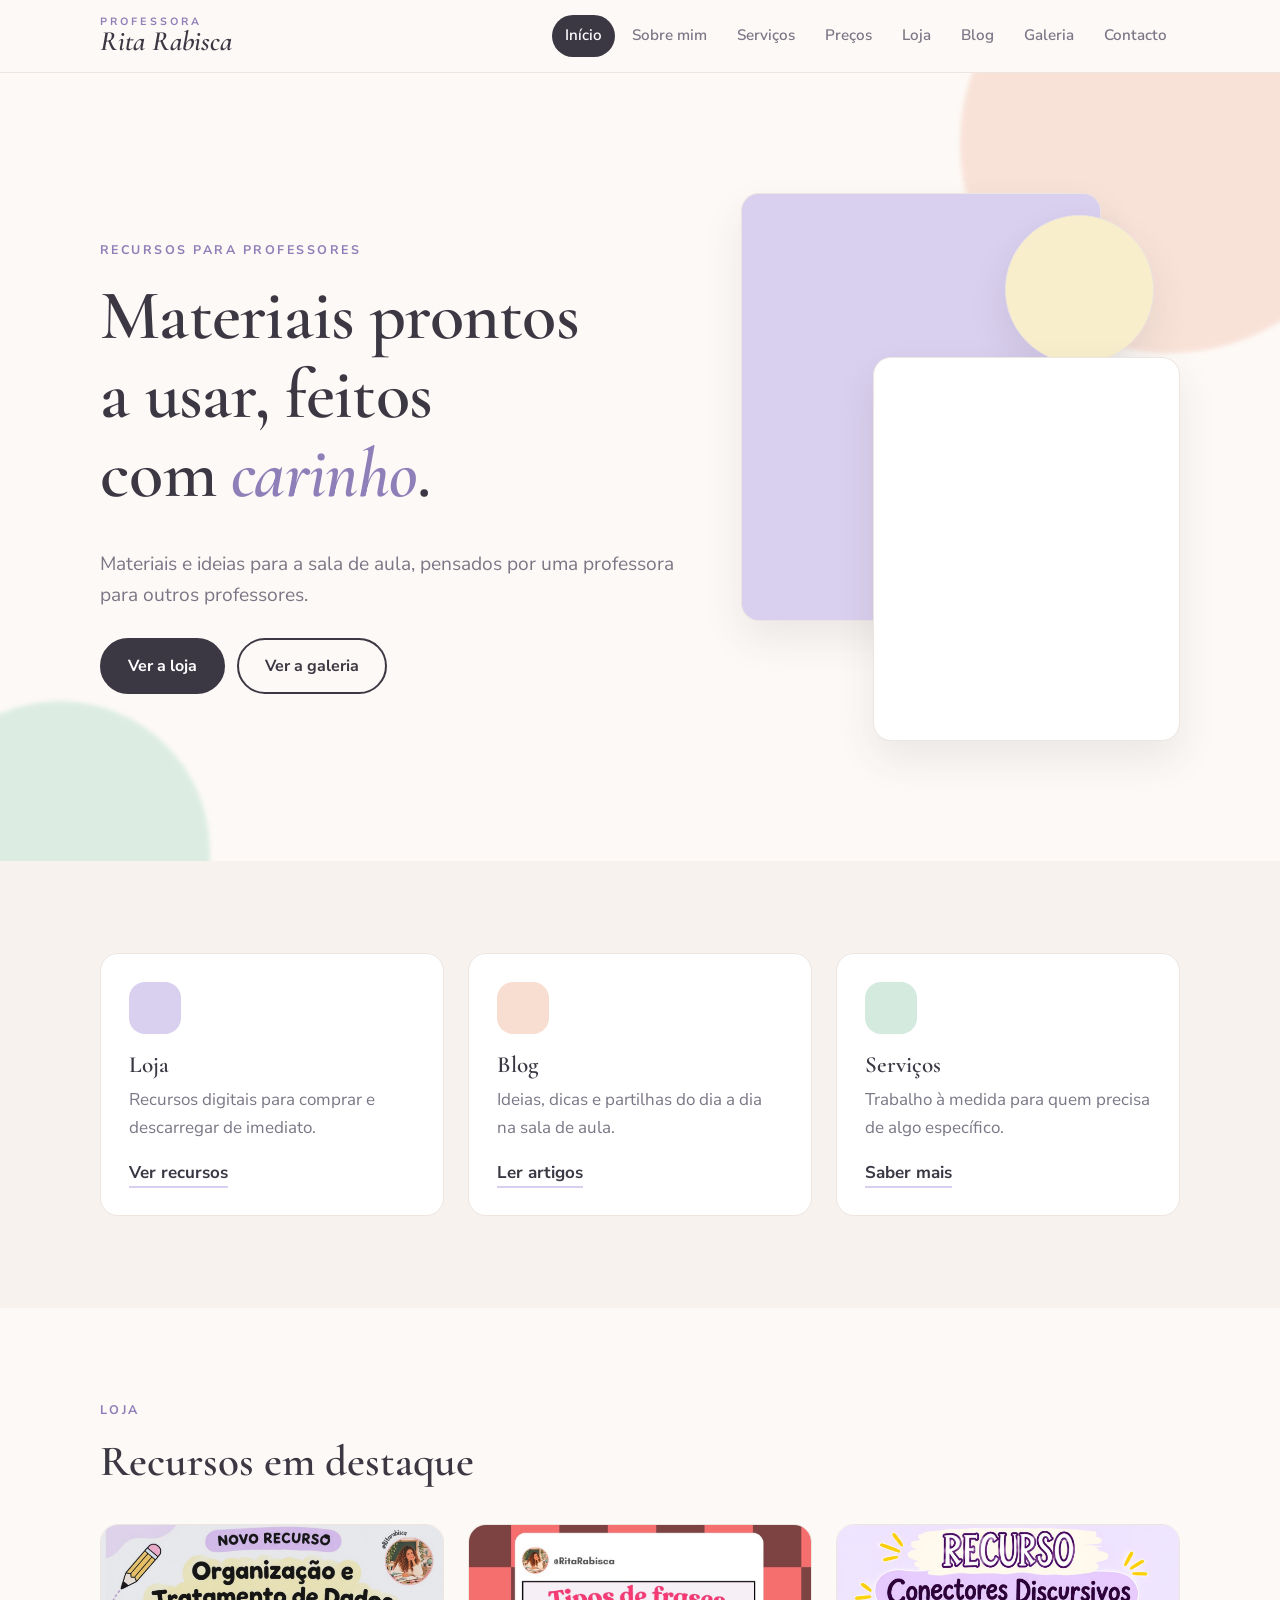
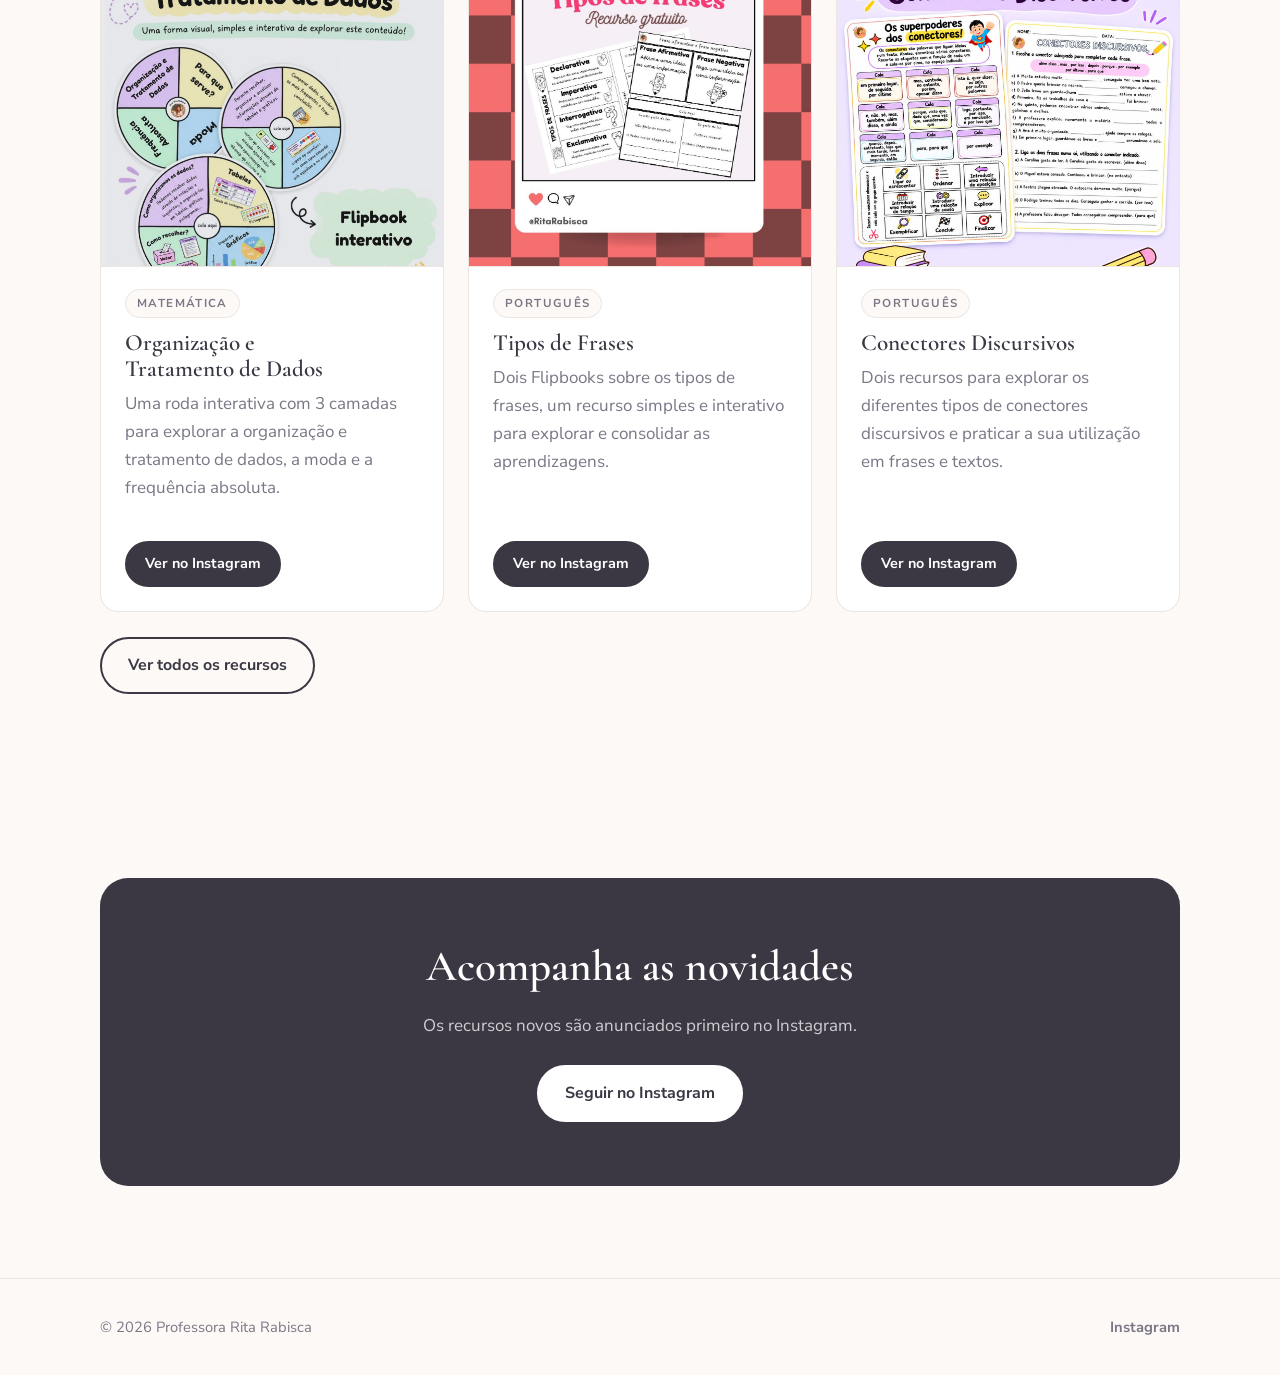
<file: index.html>
<!doctype html>
<html lang="pt-PT">
<head>
<meta charset="utf-8">
<meta name="viewport" content="width=device-width, initial-scale=1">
<title>Professora Rita Rabisca</title>
<meta name="description" content="Recursos e ideias para professores, pela Professora Rita Rabisca.">
<link rel="preconnect" href="https://fonts.googleapis.com">
<link rel="preconnect" href="https://fonts.gstatic.com" crossorigin>
<link href="https://fonts.googleapis.com/css2?family=Cormorant+Garamond:ital,wght@0,500;0,600;1,500;1,600&family=Nunito+Sans:wght@400;600;700&display=swap" rel="stylesheet">
<link rel="stylesheet" href="style.css">
</head>
<body>
<header class="site-header">
  <div class="wrap">
    <a class="brand" href="index.html"><small>Professora</small><span>Rita Rabisca</span></a>
    <input type="checkbox" id="nav-toggle" class="nav-toggle" hidden>
    <label for="nav-toggle" class="nav-toggle-label">Menu</label>
    <nav class="nav" aria-label="Principal">
      <a href="index.html" aria-current="page">Início</a>
      <a href="sobre.html">Sobre mim</a>
      <a href="servicos.html">Serviços</a>
      <a href="precos.html">Preços</a>
      <a href="loja.html">Loja</a>
      <a href="blog.html">Blog</a>
      <a href="galeria.html">Galeria</a>
      <a href="contacto.html">Contacto</a>
    </nav>
  </div>
</header>
<main>
<div class="hero">
  <div class="blob a"></div><div class="blob b"></div>
  <div class="wrap">
    <div>
      <div class="eyebrow">Recursos para professores</div>
      <h1>Materiais prontos a usar, feitos com <em>carinho</em>.</h1>
      <p class="lead">Materiais e ideias para a sala de aula, pensados por uma professora para outros professores.</p>
      <div class="btn-row"><a class="btn" href="loja.html">Ver a loja</a><a class="btn ghost" href="galeria.html">Ver a galeria</a></div>
    </div>
    <div class="hero-art" aria-hidden="true">
      <div class="card c1"></div><div class="card c3"></div>
      <div class="card c2"></div>
    </div>
  </div>
</div>
<section class="tint"><div class="wrap">
  <div class="grid c3">
    <div class="card"><div class="icon lilac"></div><h3>Loja</h3><p class="muted">Recursos digitais para comprar e descarregar de imediato.</p><a class="link" href="loja.html">Ver recursos</a></div>
    <div class="card"><div class="icon peach"></div><h3>Blog</h3><p class="muted">Ideias, dicas e partilhas do dia a dia na sala de aula.</p><a class="link" href="blog.html">Ler artigos</a></div>
    <div class="card"><div class="icon mint"></div><h3>Serviços</h3><p class="muted">Trabalho à medida para quem precisa de algo específico.</p><a class="link" href="servicos.html">Saber mais</a></div>
  </div>
</div></section>
<section><div class="wrap">
  <div class="section-head"><div class="eyebrow">Loja</div><h2>Recursos em destaque</h2></div>
  <div class="grid c3">
    <article class="card product">
      <img class="thumb-img" src="img/organizacao-tratamento-dados.jpg" width="1361" height="1637" loading="lazy" alt="Roda interativa de três camadas sobre Organização e Tratamento de Dados">
      <div class="body">
        <span class="tag">Matemática</span>
        <h3>Organização e Tratamento de Dados</h3>
        <p class="muted">Uma roda interativa com 3 camadas para explorar a organização e tratamento de dados, a moda e a frequência absoluta.</p>
        <div class="foot"><a class="btn small" href="https://www.instagram.com/p/DfxnQ2EAd8D/" target="_blank" rel="noopener">Ver no Instagram</a></div>
      </div>
    </article>
    <article class="card product">
      <img class="thumb-img" src="img/tipos-de-frases.jpg" width="1080" height="1080" loading="lazy" alt="Flipbooks sobre os tipos de frases">
      <div class="body">
        <span class="tag">Português</span>
        <h3>Tipos de Frases</h3>
        <p class="muted">Dois Flipbooks sobre os tipos de frases, um recurso simples e interativo para explorar e consolidar as aprendizagens.</p>
        <div class="foot"><a class="btn small" href="https://www.instagram.com/p/DfpGpT-giHb/" target="_blank" rel="noopener">Ver no Instagram</a></div>
      </div>
    </article>
    <article class="card product">
      <img class="thumb-img" src="img/conectores-discursivos.jpg" width="1312" height="1436" loading="lazy" alt="Dois recursos sobre conectores discursivos">
      <div class="body">
        <span class="tag">Português</span>
        <h3>Conectores Discursivos</h3>
        <p class="muted">Dois recursos para explorar os diferentes tipos de conectores discursivos e praticar a sua utilização em frases e textos.</p>
        <div class="foot"><a class="btn small" href="https://www.instagram.com/p/DfgDUSGIa8d/" target="_blank" rel="noopener">Ver no Instagram</a></div>
      </div>
    </article>
  </div>
  <div class="btn-row"><a class="btn ghost" href="loja.html">Ver todos os recursos</a></div>
</div></section>
<section><div class="wrap"><div class="cta">
  <h2>Acompanha as novidades</h2>
  <p>Os recursos novos são anunciados primeiro no Instagram.</p>
  <div class="btn-row" style="justify-content:center"><a class="btn" href="https://www.instagram.com/rita.rabisca/" target="_blank" rel="noopener">Seguir no Instagram</a></div>
</div></div></section>
</main>
<footer class="site-footer">
  <div class="wrap">
    <span>© 2026 Professora Rita Rabisca</span>
    <span><a href="https://www.instagram.com/rita.rabisca/" target="_blank" rel="noopener">Instagram</a></span>
  </div>
</footer>
</body>
</html>
</file>
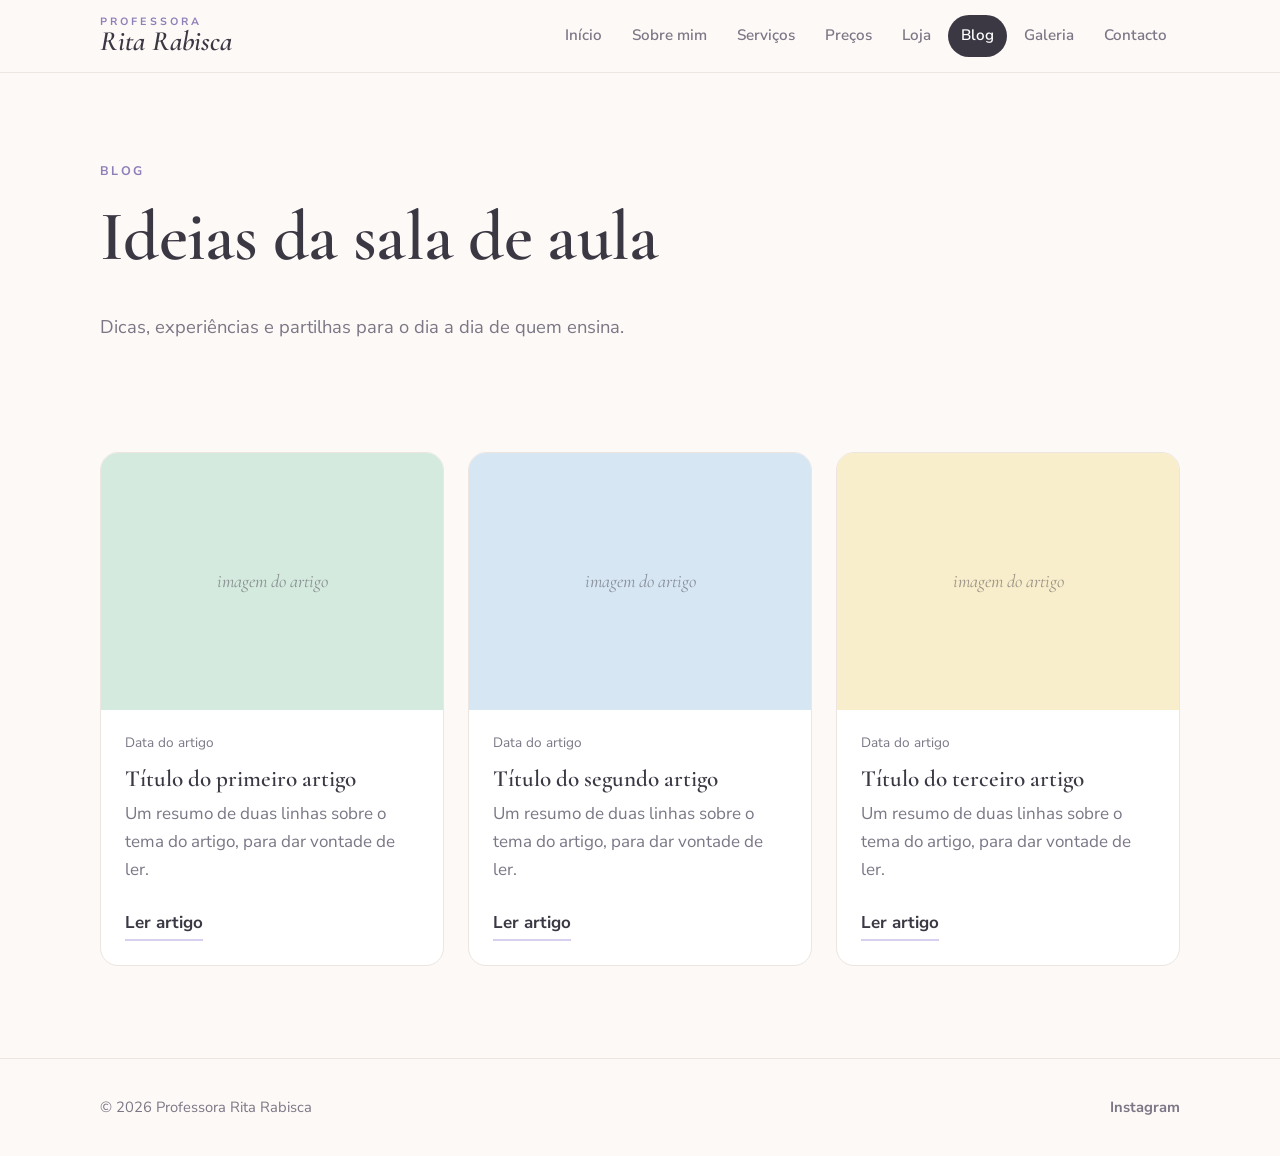
<file: blog.html>
<!doctype html>
<html lang="pt-PT">
<head>
<meta charset="utf-8">
<meta name="robots" content="noindex">
<!-- em desenvolvimento: conteúdo de exemplo; remover o noindex quando houver conteúdo real -->
<meta name="viewport" content="width=device-width, initial-scale=1">
<title>Blog · Professora Rita Rabisca</title>
<meta name="description" content="Blog da Professora Rita Rabisca.">
<link rel="preconnect" href="https://fonts.googleapis.com">
<link rel="preconnect" href="https://fonts.gstatic.com" crossorigin>
<link href="https://fonts.googleapis.com/css2?family=Cormorant+Garamond:ital,wght@0,500;0,600;1,500;1,600&family=Nunito+Sans:wght@400;600;700&display=swap" rel="stylesheet">
<link rel="stylesheet" href="style.css">
</head>
<body>
<header class="site-header">
  <div class="wrap">
    <a class="brand" href="index.html"><small>Professora</small><span>Rita Rabisca</span></a>
    <input type="checkbox" id="nav-toggle" class="nav-toggle" hidden>
    <label for="nav-toggle" class="nav-toggle-label">Menu</label>
    <nav class="nav" aria-label="Principal">
      <a href="index.html">Início</a>
      <a href="sobre.html">Sobre mim</a>
      <a href="servicos.html">Serviços</a>
      <a href="precos.html">Preços</a>
      <a href="loja.html">Loja</a>
      <a href="blog.html" aria-current="page">Blog</a>
      <a href="galeria.html">Galeria</a>
      <a href="contacto.html">Contacto</a>
    </nav>
  </div>
</header>
<main>
<div class="page-head"><div class="wrap">
  <div class="eyebrow">Blog</div>
  <h1>Ideias da sala de aula</h1>
  <p>Dicas, experiências e partilhas para o dia a dia de quem ensina.</p>
</div></div>
<section><div class="wrap">
  <div class="grid c3">
    <article class="card post">
      <div class="thumb mint">imagem do artigo</div>
      <div class="body">
        <time>Data do artigo</time>
        <h3>Título do primeiro artigo</h3>
        <p class="muted">Um resumo de duas linhas sobre o tema do artigo, para dar vontade de ler.</p>
        <a class="link" href="#" style="align-self:flex-start;margin-top:auto">Ler artigo</a>
      </div>
    </article>
    <article class="card post">
      <div class="thumb sky">imagem do artigo</div>
      <div class="body">
        <time>Data do artigo</time>
        <h3>Título do segundo artigo</h3>
        <p class="muted">Um resumo de duas linhas sobre o tema do artigo, para dar vontade de ler.</p>
        <a class="link" href="#" style="align-self:flex-start;margin-top:auto">Ler artigo</a>
      </div>
    </article>
    <article class="card post">
      <div class="thumb butter">imagem do artigo</div>
      <div class="body">
        <time>Data do artigo</time>
        <h3>Título do terceiro artigo</h3>
        <p class="muted">Um resumo de duas linhas sobre o tema do artigo, para dar vontade de ler.</p>
        <a class="link" href="#" style="align-self:flex-start;margin-top:auto">Ler artigo</a>
      </div>
    </article>
  </div>
</div></section>
</main>
<footer class="site-footer">
  <div class="wrap">
    <span>© 2026 Professora Rita Rabisca</span>
    <span><a href="https://www.instagram.com/rita.rabisca/" target="_blank" rel="noopener">Instagram</a></span>
  </div>
</footer>
</body>
</html>
</file>
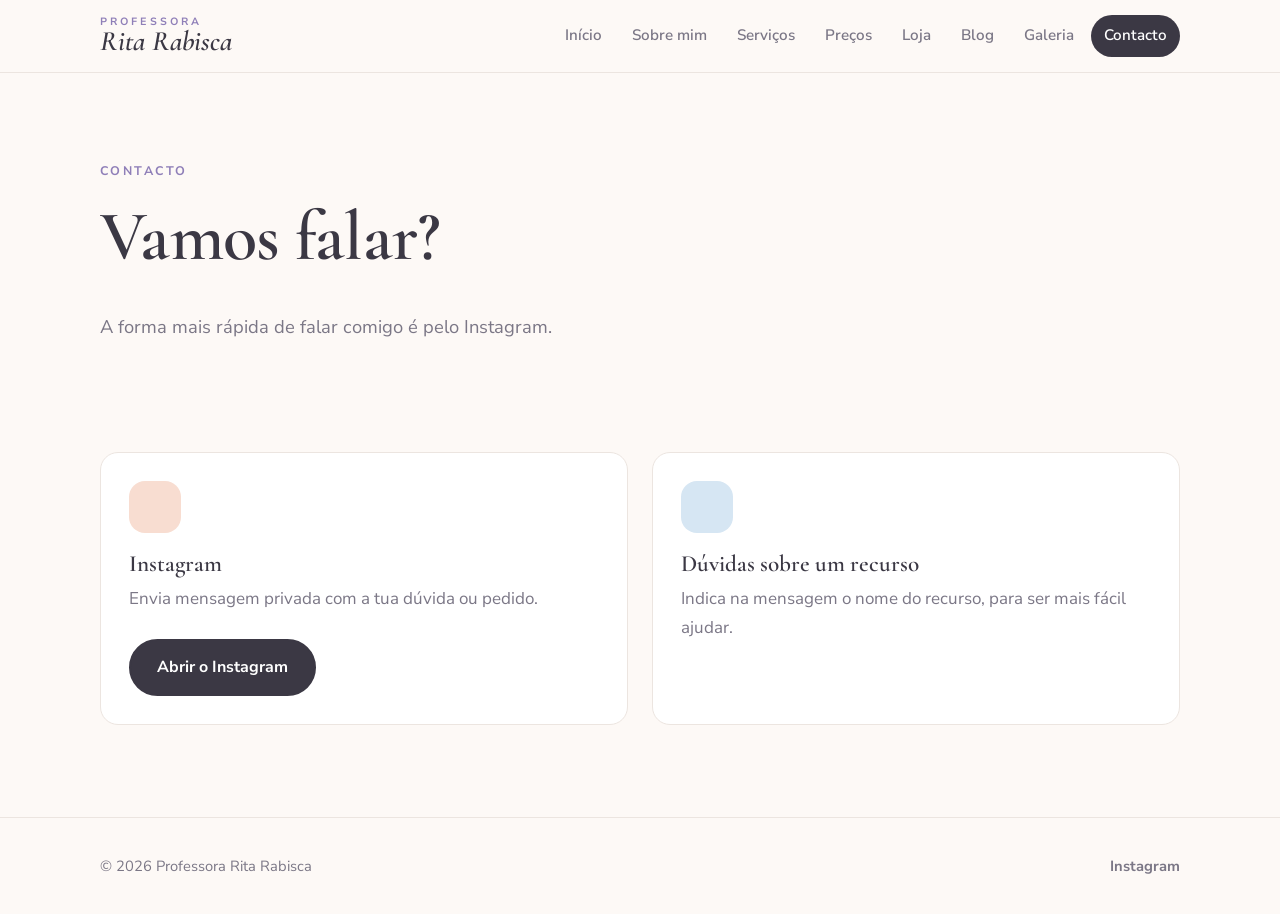
<file: contacto.html>
<!doctype html>
<html lang="pt-PT">
<head>
<meta charset="utf-8">
<meta name="viewport" content="width=device-width, initial-scale=1">
<title>Contacto · Professora Rita Rabisca</title>
<meta name="description" content="Contacto da Professora Rita Rabisca.">
<link rel="preconnect" href="https://fonts.googleapis.com">
<link rel="preconnect" href="https://fonts.gstatic.com" crossorigin>
<link href="https://fonts.googleapis.com/css2?family=Cormorant+Garamond:ital,wght@0,500;0,600;1,500;1,600&family=Nunito+Sans:wght@400;600;700&display=swap" rel="stylesheet">
<link rel="stylesheet" href="style.css">
</head>
<body>
<header class="site-header">
  <div class="wrap">
    <a class="brand" href="index.html"><small>Professora</small><span>Rita Rabisca</span></a>
    <input type="checkbox" id="nav-toggle" class="nav-toggle" hidden>
    <label for="nav-toggle" class="nav-toggle-label">Menu</label>
    <nav class="nav" aria-label="Principal">
      <a href="index.html">Início</a>
      <a href="sobre.html">Sobre mim</a>
      <a href="servicos.html">Serviços</a>
      <a href="precos.html">Preços</a>
      <a href="loja.html">Loja</a>
      <a href="blog.html">Blog</a>
      <a href="galeria.html">Galeria</a>
      <a href="contacto.html" aria-current="page">Contacto</a>
    </nav>
  </div>
</header>
<main>
<div class="page-head"><div class="wrap">
  <div class="eyebrow">Contacto</div>
  <h1>Vamos falar?</h1>
  <p>A forma mais rápida de falar comigo é pelo Instagram.</p>
</div></div>
<section><div class="wrap">
  <div class="grid c2">
    <div class="card"><div class="icon peach"></div><h3>Instagram</h3><p class="muted">Envia mensagem privada com a tua dúvida ou pedido.</p><div class="btn-row"><a class="btn" href="https://www.instagram.com/rita.rabisca/" target="_blank" rel="noopener">Abrir o Instagram</a></div></div>
    <div class="card"><div class="icon sky"></div><h3>Dúvidas sobre um recurso</h3><p class="muted">Indica na mensagem o nome do recurso, para ser mais fácil ajudar.</p></div>
  </div>
</div></section>
</main>
<footer class="site-footer">
  <div class="wrap">
    <span>© 2026 Professora Rita Rabisca</span>
    <span><a href="https://www.instagram.com/rita.rabisca/" target="_blank" rel="noopener">Instagram</a></span>
  </div>
</footer>
</body>
</html>
</file>
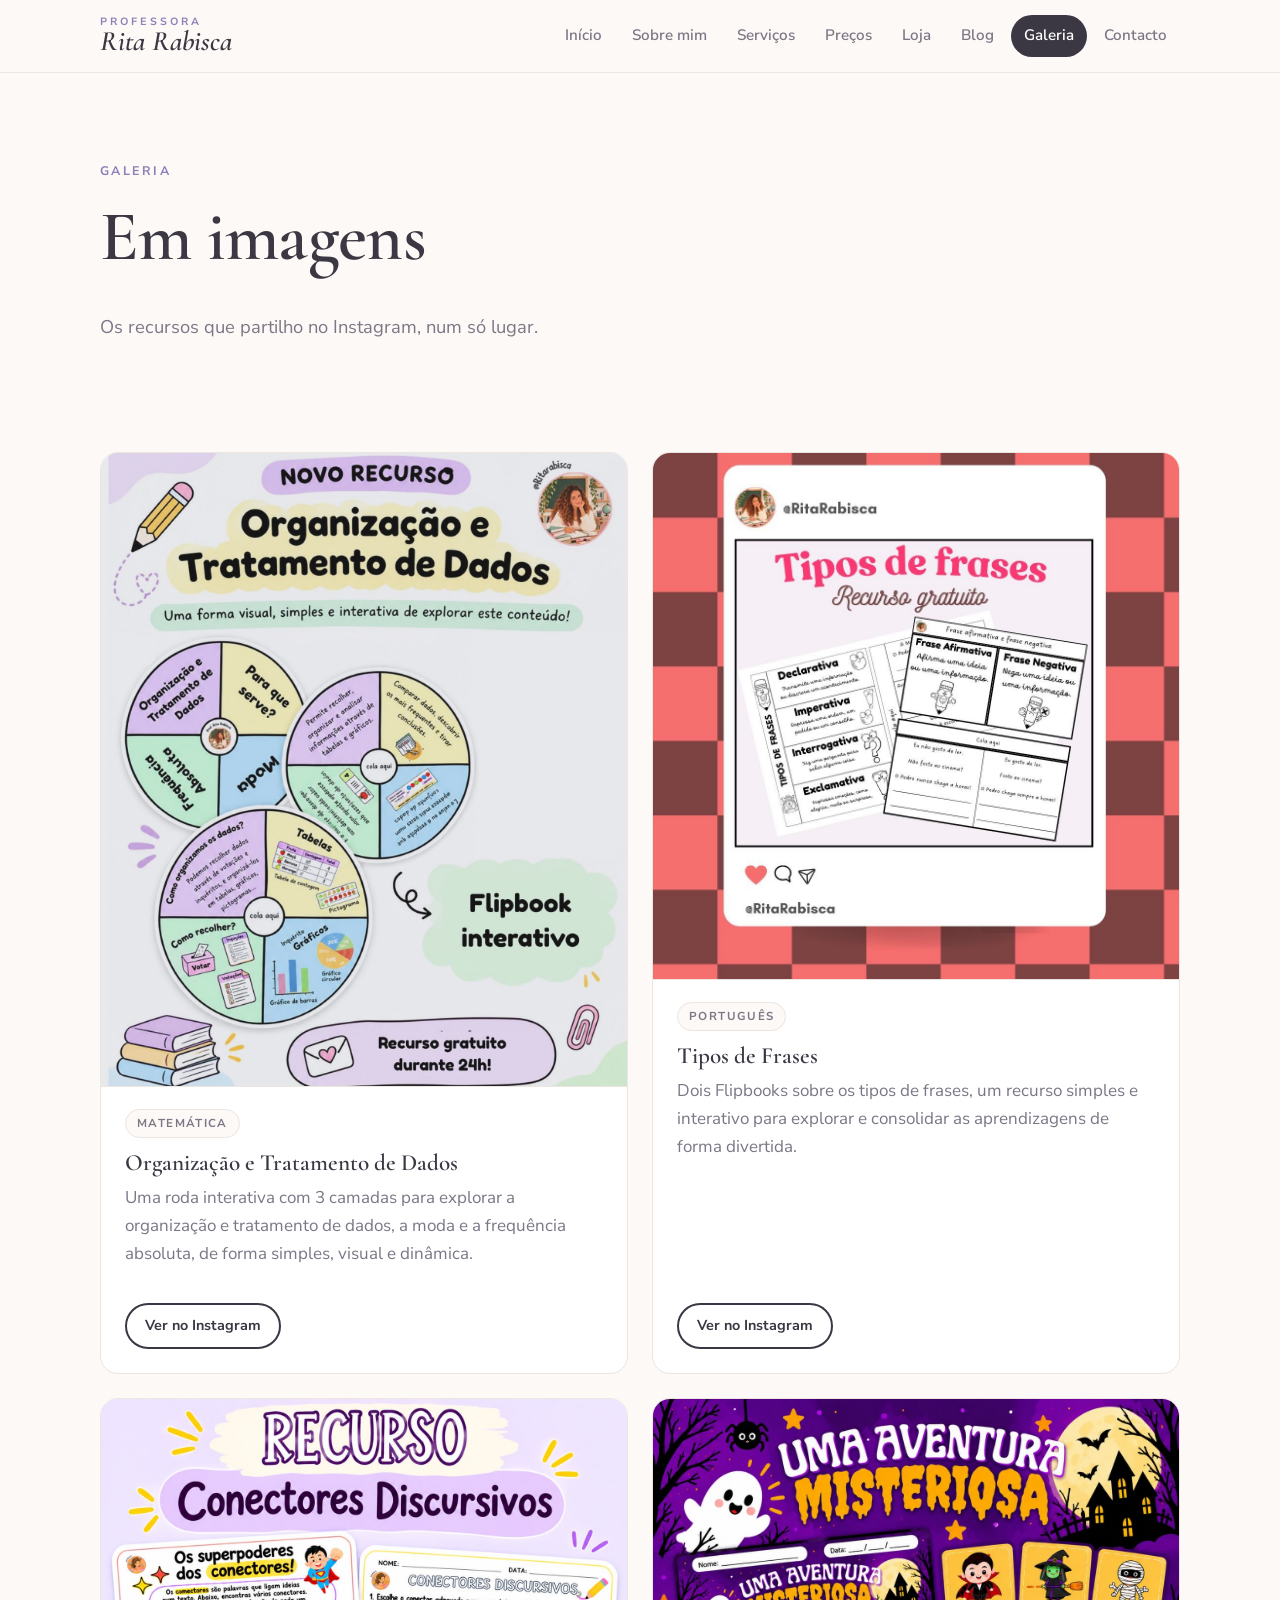
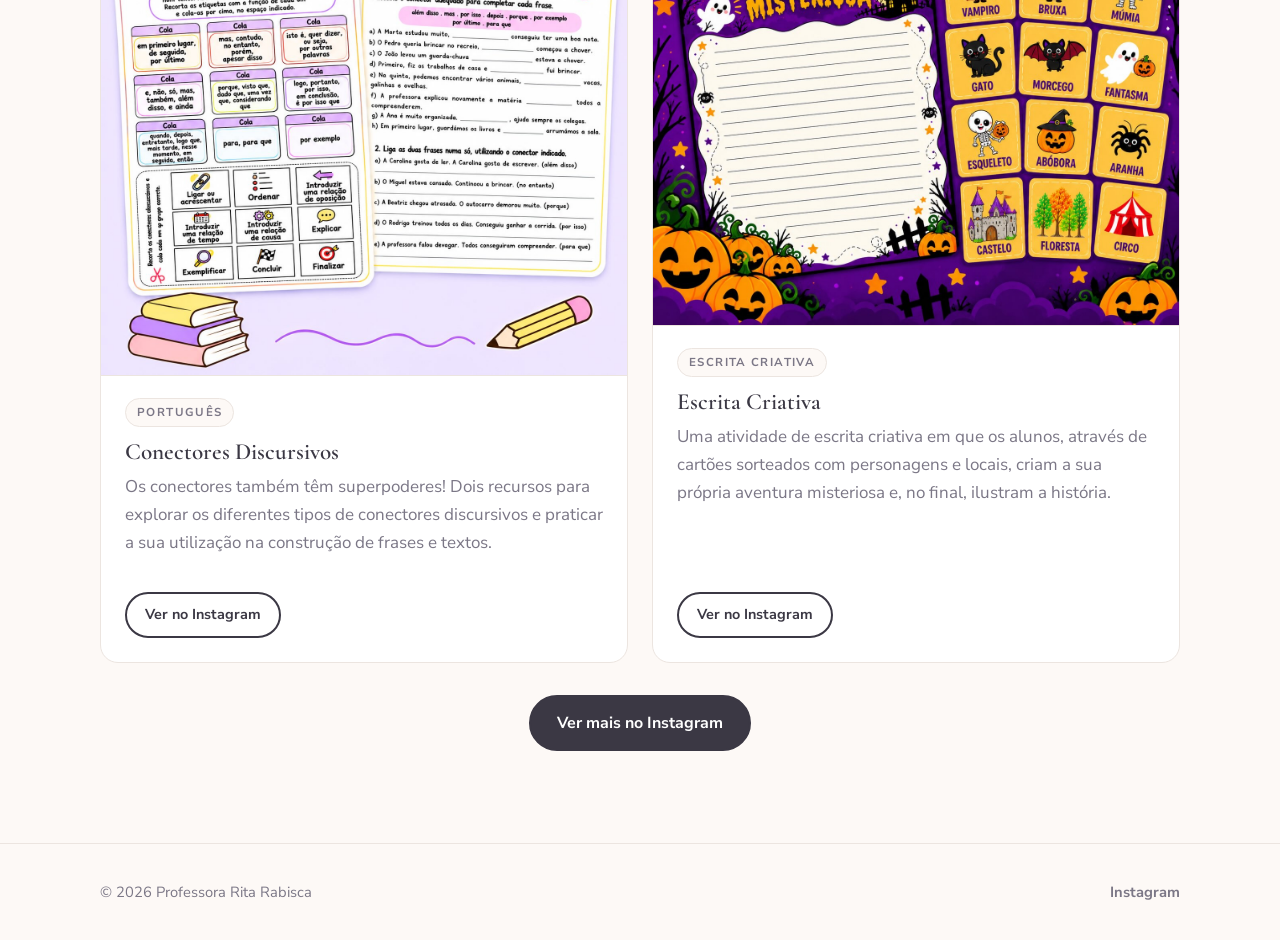
<file: galeria.html>
<!doctype html>
<html lang="pt-PT">
<head>
<meta charset="utf-8">
<meta name="viewport" content="width=device-width, initial-scale=1">
<title>Galeria · Professora Rita Rabisca</title>
<meta name="description" content="Galeria de fotografias da Professora Rita Rabisca.">
<link rel="preconnect" href="https://fonts.googleapis.com">
<link rel="preconnect" href="https://fonts.gstatic.com" crossorigin>
<link href="https://fonts.googleapis.com/css2?family=Cormorant+Garamond:ital,wght@0,500;0,600;1,500;1,600&family=Nunito+Sans:wght@400;600;700&display=swap" rel="stylesheet">
<link rel="stylesheet" href="style.css">
</head>
<body>
<header class="site-header">
  <div class="wrap">
    <a class="brand" href="index.html"><small>Professora</small><span>Rita Rabisca</span></a>
    <input type="checkbox" id="nav-toggle" class="nav-toggle" hidden>
    <label for="nav-toggle" class="nav-toggle-label">Menu</label>
    <nav class="nav" aria-label="Principal">
      <a href="index.html">Início</a>
      <a href="sobre.html">Sobre mim</a>
      <a href="servicos.html">Serviços</a>
      <a href="precos.html">Preços</a>
      <a href="loja.html">Loja</a>
      <a href="blog.html">Blog</a>
      <a href="galeria.html" aria-current="page">Galeria</a>
      <a href="contacto.html">Contacto</a>
    </nav>
  </div>
</header>
<main>
<div class="page-head"><div class="wrap">
  <div class="eyebrow">Galeria</div>
  <h1>Em imagens</h1>
  <p>Os recursos que partilho no Instagram, num só lugar.</p>
</div></div>
<section><div class="wrap">
  <div class="grid c2">
    <article class="card post">
      <img class="shot" src="img/organizacao-tratamento-dados.jpg" width="1361" height="1637" loading="lazy" alt="Roda interativa de três camadas sobre Organização e Tratamento de Dados">
      <div class="body">
        <span class="tag">Matemática</span>
        <h3>Organização e Tratamento de Dados</h3>
        <p class="muted">Uma roda interativa com 3 camadas para explorar a organização e tratamento de dados, a moda e a frequência absoluta, de forma simples, visual e dinâmica.</p>
        <div class="btn-row"><a class="btn small ghost" href="https://www.instagram.com/p/DfxnQ2EAd8D/" target="_blank" rel="noopener">Ver no Instagram</a></div>
      </div>
    </article>
    <article class="card post">
      <img class="shot" src="img/tipos-de-frases.jpg" width="1080" height="1080" loading="lazy" alt="Flipbooks sobre os tipos de frases">
      <div class="body">
        <span class="tag">Português</span>
        <h3>Tipos de Frases</h3>
        <p class="muted">Dois Flipbooks sobre os tipos de frases, um recurso simples e interativo para explorar e consolidar as aprendizagens de forma divertida.</p>
        <div class="btn-row"><a class="btn small ghost" href="https://www.instagram.com/p/DfpGpT-giHb/" target="_blank" rel="noopener">Ver no Instagram</a></div>
      </div>
    </article>
    <article class="card post">
      <img class="shot" src="img/conectores-discursivos.jpg" width="1312" height="1436" loading="lazy" alt="Dois recursos sobre conectores discursivos">
      <div class="body">
        <span class="tag">Português</span>
        <h3>Conectores Discursivos</h3>
        <p class="muted">Os conectores também têm superpoderes! Dois recursos para explorar os diferentes tipos de conectores discursivos e praticar a sua utilização na construção de frases e textos.</p>
        <div class="btn-row"><a class="btn small ghost" href="https://www.instagram.com/p/DfgDUSGIa8d/" target="_blank" rel="noopener">Ver no Instagram</a></div>
      </div>
    </article>
    <article class="card post">
      <img class="shot" src="img/escrita-criativa.jpg" width="1254" height="1254" loading="lazy" alt="Atividade de escrita criativa com cartões de personagens e locais">
      <div class="body">
        <span class="tag">Escrita criativa</span>
        <h3>Escrita Criativa</h3>
        <p class="muted">Uma atividade de escrita criativa em que os alunos, através de cartões sorteados com personagens e locais, criam a sua própria aventura misteriosa e, no final, ilustram a história.</p>
        <div class="btn-row"><a class="btn small ghost" href="https://www.instagram.com/p/De2IAjEiKa-/" target="_blank" rel="noopener">Ver no Instagram</a></div>
      </div>
    </article>
  </div>
  <div class="btn-row" style="justify-content:center;margin-top:2rem"><a class="btn" href="https://www.instagram.com/rita.rabisca/" target="_blank" rel="noopener">Ver mais no Instagram</a></div>
</div></section>
</main>
<footer class="site-footer">
  <div class="wrap">
    <span>© 2026 Professora Rita Rabisca</span>
    <span><a href="https://www.instagram.com/rita.rabisca/" target="_blank" rel="noopener">Instagram</a></span>
  </div>
</footer>
</body>
</html>
</file>
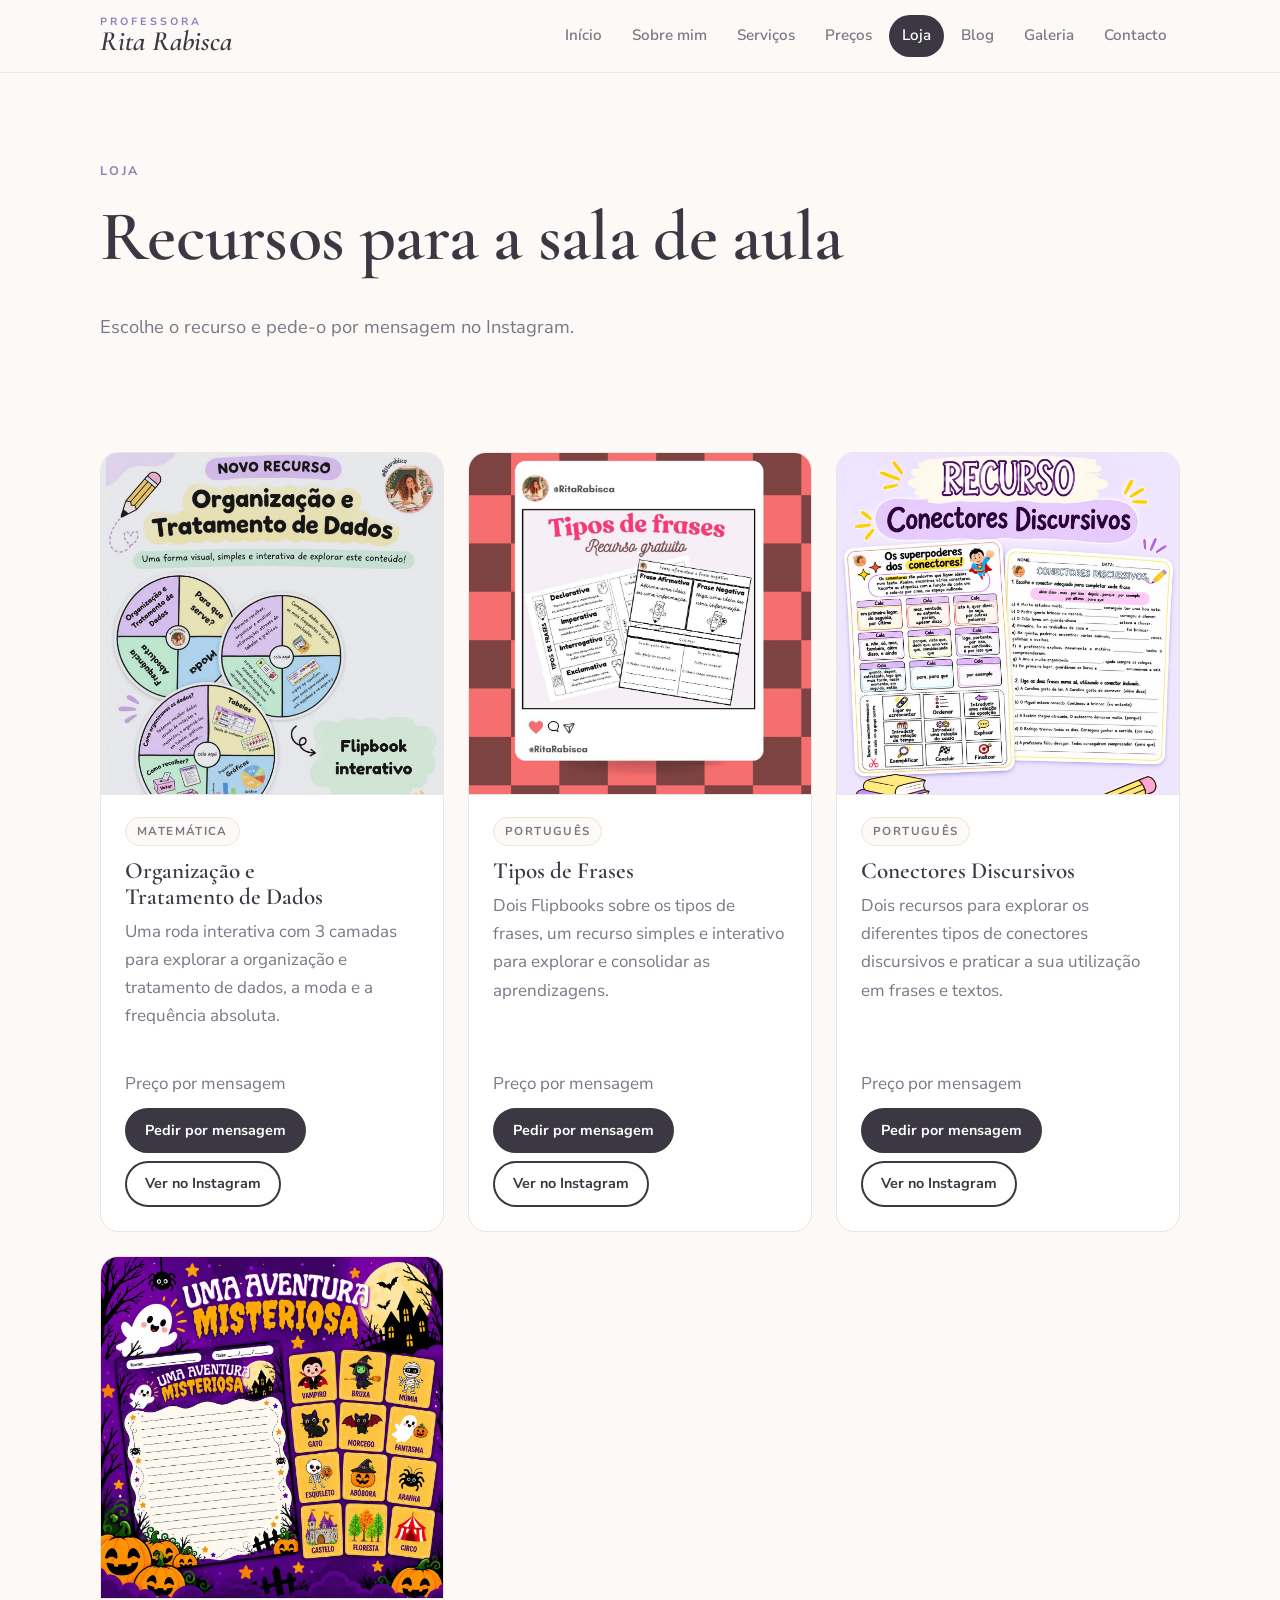
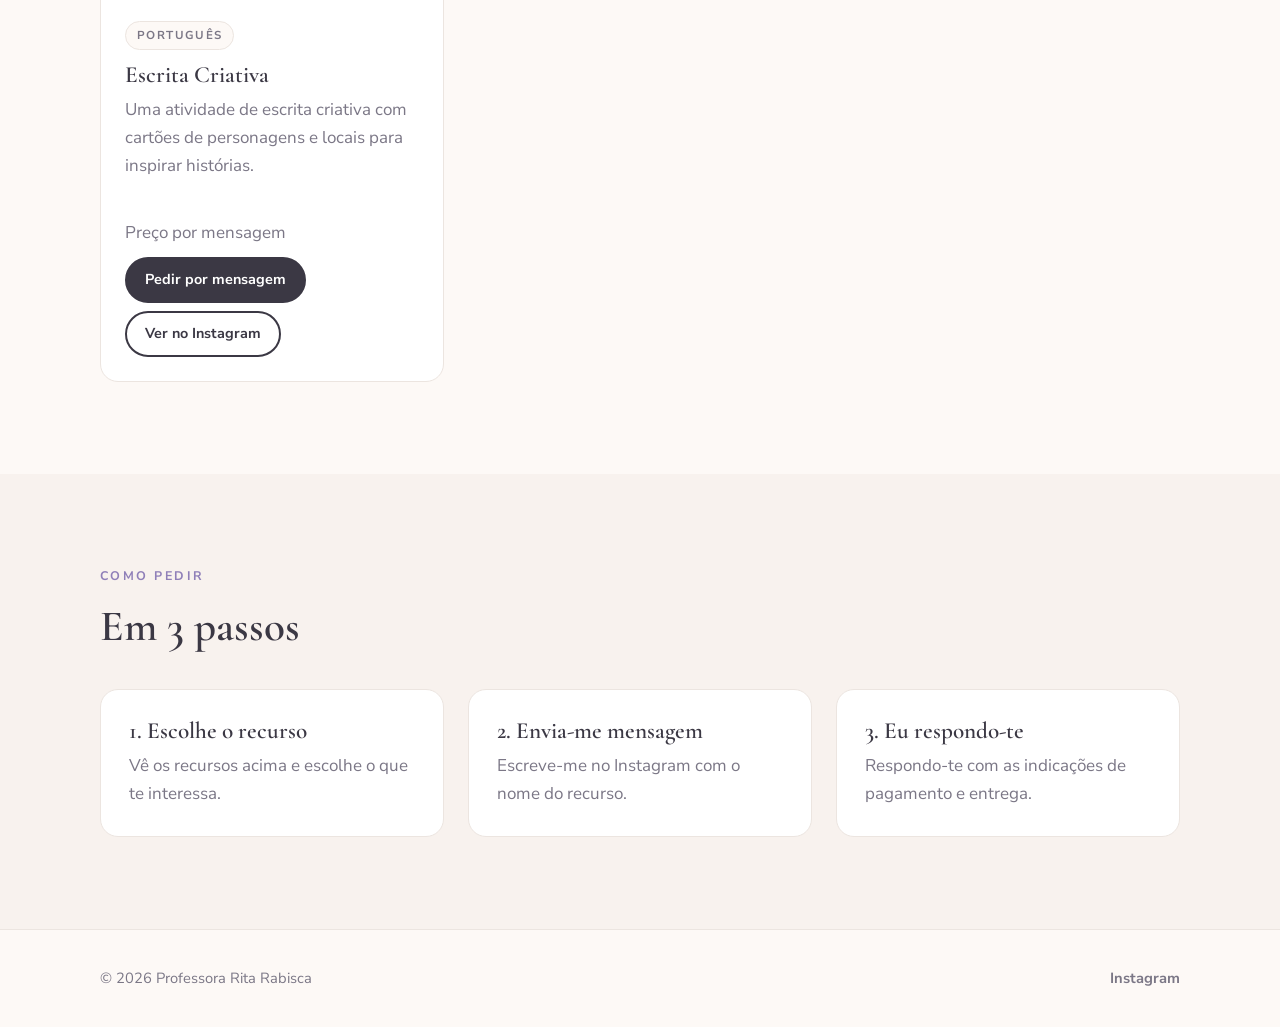
<file: loja.html>
<!doctype html>
<html lang="pt-PT">
<head>
<meta charset="utf-8">
<meta name="viewport" content="width=device-width, initial-scale=1">
<title>Loja · Professora Rita Rabisca</title>
<meta name="description" content="Recursos digitais para professores. Escolhe o recurso e pede-o por mensagem no Instagram.">
<link rel="preconnect" href="https://fonts.googleapis.com">
<link rel="preconnect" href="https://fonts.gstatic.com" crossorigin>
<link href="https://fonts.googleapis.com/css2?family=Cormorant+Garamond:ital,wght@0,500;0,600;1,500;1,600&family=Nunito+Sans:wght@400;600;700&display=swap" rel="stylesheet">
<link rel="stylesheet" href="style.css">
</head>
<body>
<header class="site-header">
  <div class="wrap">
    <a class="brand" href="index.html"><small>Professora</small><span>Rita Rabisca</span></a>
    <input type="checkbox" id="nav-toggle" class="nav-toggle" hidden>
    <label for="nav-toggle" class="nav-toggle-label">Menu</label>
    <nav class="nav" aria-label="Principal">
      <a href="index.html">Início</a>
      <a href="sobre.html">Sobre mim</a>
      <a href="servicos.html">Serviços</a>
      <a href="precos.html">Preços</a>
      <a href="loja.html" aria-current="page">Loja</a>
      <a href="blog.html">Blog</a>
      <a href="galeria.html">Galeria</a>
      <a href="contacto.html">Contacto</a>
    </nav>
  </div>
</header>
<main>
<div class="page-head"><div class="wrap">
  <div class="eyebrow">Loja</div>
  <h1>Recursos para a sala de aula</h1>
  <p>Escolhe o recurso e pede-o por mensagem no Instagram.</p>
</div></div>
<section><div class="wrap">
  <div class="grid c3">
    <article class="card product">
      <img class="thumb-img" src="img/organizacao-tratamento-dados.jpg" width="1361" height="1637" loading="lazy" alt="Roda interativa de três camadas sobre Organização e Tratamento de Dados">
      <div class="body">
        <span class="tag">Matemática</span>
        <h3>Organização e Tratamento de Dados</h3>
        <p class="muted">Uma roda interativa com 3 camadas para explorar a organização e tratamento de dados, a moda e a frequência absoluta.</p>
        <div class="foot"><span class="muted">Preço por mensagem</span><span class="btn-row"><a class="btn small" href="https://www.instagram.com/rita.rabisca/" target="_blank" rel="noopener">Pedir por mensagem</a><a class="btn small ghost" href="https://www.instagram.com/p/DfxnQ2EAd8D/" target="_blank" rel="noopener">Ver no Instagram</a></span></div>
      </div>
    </article>
    <article class="card product">
      <img class="thumb-img" src="img/tipos-de-frases.jpg" width="1080" height="1080" loading="lazy" alt="Flipbooks sobre os tipos de frases">
      <div class="body">
        <span class="tag">Português</span>
        <h3>Tipos de Frases</h3>
        <p class="muted">Dois Flipbooks sobre os tipos de frases, um recurso simples e interativo para explorar e consolidar as aprendizagens.</p>
        <div class="foot"><span class="muted">Preço por mensagem</span><span class="btn-row"><a class="btn small" href="https://www.instagram.com/rita.rabisca/" target="_blank" rel="noopener">Pedir por mensagem</a><a class="btn small ghost" href="https://www.instagram.com/p/DfpGpT-giHb/" target="_blank" rel="noopener">Ver no Instagram</a></span></div>
      </div>
    </article>
    <article class="card product">
      <img class="thumb-img" src="img/conectores-discursivos.jpg" width="1312" height="1436" loading="lazy" alt="Dois recursos sobre conectores discursivos">
      <div class="body">
        <span class="tag">Português</span>
        <h3>Conectores Discursivos</h3>
        <p class="muted">Dois recursos para explorar os diferentes tipos de conectores discursivos e praticar a sua utilização em frases e textos.</p>
        <div class="foot"><span class="muted">Preço por mensagem</span><span class="btn-row"><a class="btn small" href="https://www.instagram.com/rita.rabisca/" target="_blank" rel="noopener">Pedir por mensagem</a><a class="btn small ghost" href="https://www.instagram.com/p/DfgDUSGIa8d/" target="_blank" rel="noopener">Ver no Instagram</a></span></div>
      </div>
    </article>
    <article class="card product">
      <img class="thumb-img" src="img/escrita-criativa.jpg" width="1254" height="1254" loading="lazy" alt="Atividade de escrita criativa com cartões de personagens e locais">
      <div class="body">
        <span class="tag">Português</span>
        <h3>Escrita Criativa</h3>
        <p class="muted">Uma atividade de escrita criativa com cartões de personagens e locais para inspirar histórias.</p>
        <div class="foot"><span class="muted">Preço por mensagem</span><span class="btn-row"><a class="btn small" href="https://www.instagram.com/rita.rabisca/" target="_blank" rel="noopener">Pedir por mensagem</a><a class="btn small ghost" href="https://www.instagram.com/p/De2IAjEiKa-/" target="_blank" rel="noopener">Ver no Instagram</a></span></div>
      </div>
    </article>
  </div>
</div></section>
<section class="tint"><div class="wrap">
  <div class="section-head"><div class="eyebrow">Como pedir</div><h2>Em 3 passos</h2></div>
  <div class="grid c3">
    <div class="card"><h3>1. Escolhe o recurso</h3><p class="muted">Vê os recursos acima e escolhe o que te interessa.</p></div>
    <div class="card"><h3>2. Envia-me mensagem</h3><p class="muted">Escreve-me no Instagram com o nome do recurso.</p></div>
    <div class="card"><h3>3. Eu respondo-te</h3><p class="muted">Respondo-te com as indicações de pagamento e entrega.</p></div>
  </div>
</div></section>
</main>
<footer class="site-footer">
  <div class="wrap">
    <span>© 2026 Professora Rita Rabisca</span>
    <span><a href="https://www.instagram.com/rita.rabisca/" target="_blank" rel="noopener">Instagram</a></span>
  </div>
</footer>
</body>
</html>
</file>
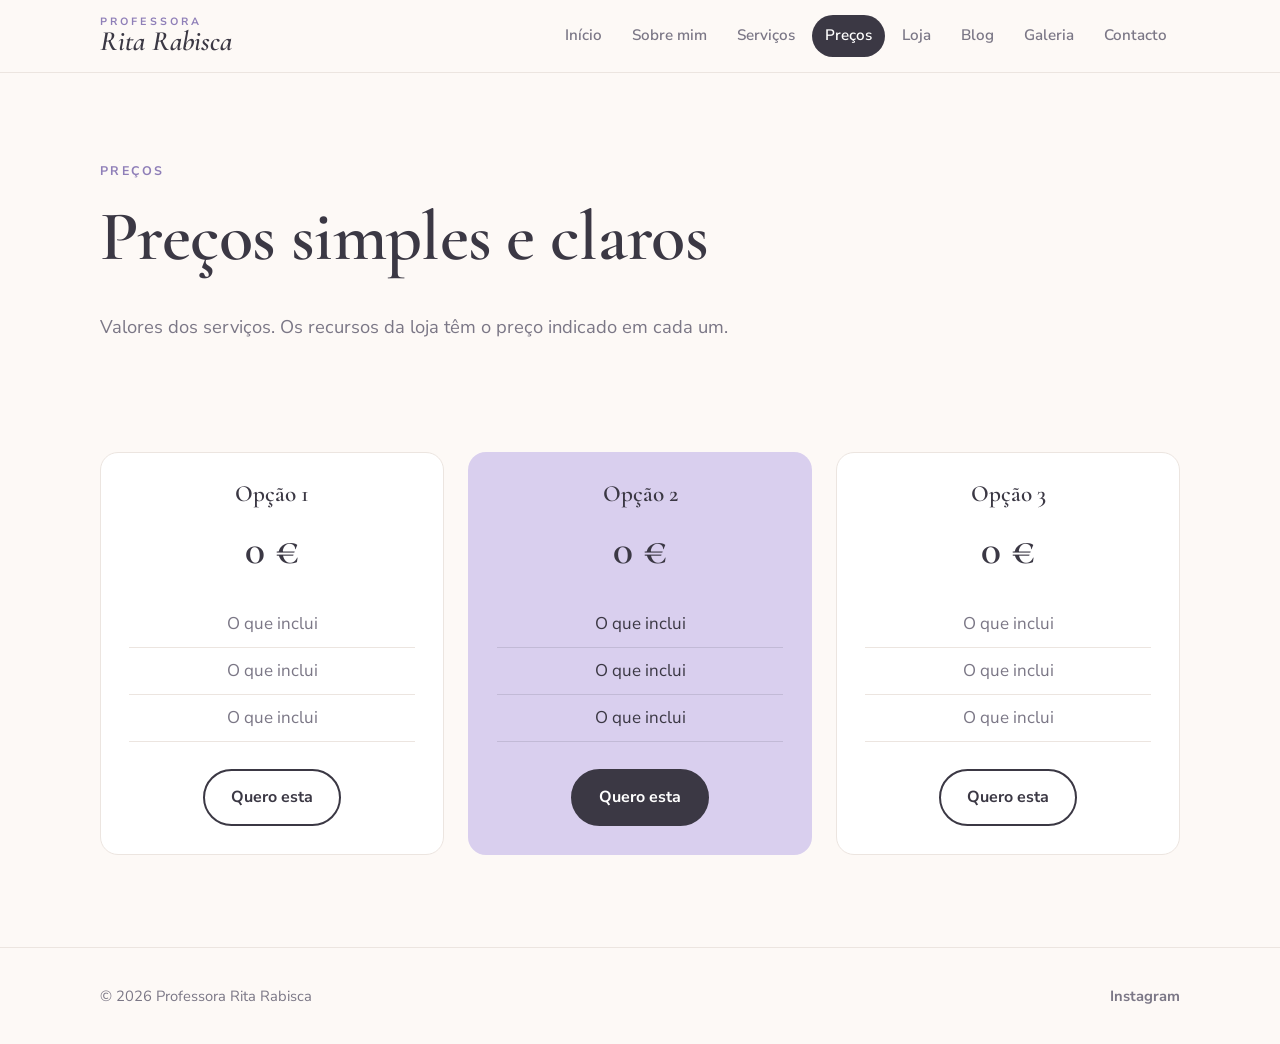
<file: precos.html>
<!doctype html>
<html lang="pt-PT">
<head>
<meta charset="utf-8">
<meta name="robots" content="noindex">
<!-- em desenvolvimento: conteúdo de exemplo; remover o noindex quando houver conteúdo real -->
<meta name="viewport" content="width=device-width, initial-scale=1">
<title>Preços · Professora Rita Rabisca</title>
<meta name="description" content="Preços dos serviços da Professora Rita Rabisca.">
<link rel="preconnect" href="https://fonts.googleapis.com">
<link rel="preconnect" href="https://fonts.gstatic.com" crossorigin>
<link href="https://fonts.googleapis.com/css2?family=Cormorant+Garamond:ital,wght@0,500;0,600;1,500;1,600&family=Nunito+Sans:wght@400;600;700&display=swap" rel="stylesheet">
<link rel="stylesheet" href="style.css">
</head>
<body>
<header class="site-header">
  <div class="wrap">
    <a class="brand" href="index.html"><small>Professora</small><span>Rita Rabisca</span></a>
    <input type="checkbox" id="nav-toggle" class="nav-toggle" hidden>
    <label for="nav-toggle" class="nav-toggle-label">Menu</label>
    <nav class="nav" aria-label="Principal">
      <a href="index.html">Início</a>
      <a href="sobre.html">Sobre mim</a>
      <a href="servicos.html">Serviços</a>
      <a href="precos.html" aria-current="page">Preços</a>
      <a href="loja.html">Loja</a>
      <a href="blog.html">Blog</a>
      <a href="galeria.html">Galeria</a>
      <a href="contacto.html">Contacto</a>
    </nav>
  </div>
</header>
<main>
<div class="page-head"><div class="wrap">
  <div class="eyebrow">Preços</div>
  <h1>Preços simples e claros</h1>
  <p>Valores dos serviços. Os recursos da loja têm o preço indicado em cada um.</p>
</div></div>
<section><div class="wrap">
  <div class="grid c3">
    <div class="card plan"><h3>Opção 1</h3><span class="price">0 €</span><ul><li>O que inclui</li><li>O que inclui</li><li>O que inclui</li></ul><a class="btn ghost" href="contacto.html">Quero esta</a></div>
    <div class="card plan featured"><h3>Opção 2</h3><span class="price">0 €</span><ul><li>O que inclui</li><li>O que inclui</li><li>O que inclui</li></ul><a class="btn" href="contacto.html">Quero esta</a></div>
    <div class="card plan"><h3>Opção 3</h3><span class="price">0 €</span><ul><li>O que inclui</li><li>O que inclui</li><li>O que inclui</li></ul><a class="btn ghost" href="contacto.html">Quero esta</a></div>
  </div>
</div></section>
</main>
<footer class="site-footer">
  <div class="wrap">
    <span>© 2026 Professora Rita Rabisca</span>
    <span><a href="https://www.instagram.com/rita.rabisca/" target="_blank" rel="noopener">Instagram</a></span>
  </div>
</footer>
</body>
</html>
</file>
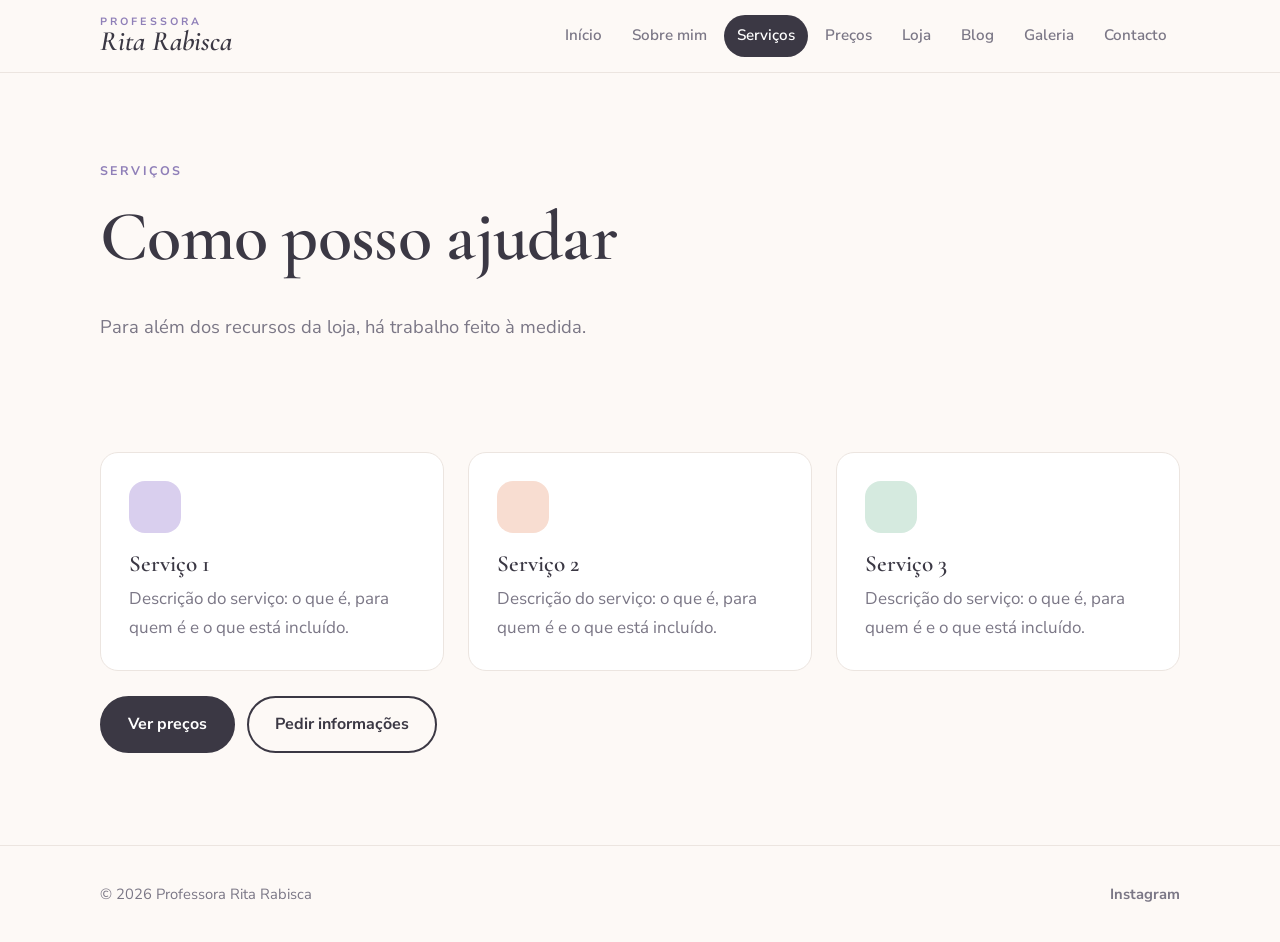
<file: servicos.html>
<!doctype html>
<html lang="pt-PT">
<head>
<meta charset="utf-8">
<meta name="robots" content="noindex">
<!-- em desenvolvimento: conteúdo de exemplo; remover o noindex quando houver conteúdo real -->
<meta name="viewport" content="width=device-width, initial-scale=1">
<title>Serviços · Professora Rita Rabisca</title>
<meta name="description" content="Serviços da Professora Rita Rabisca.">
<link rel="preconnect" href="https://fonts.googleapis.com">
<link rel="preconnect" href="https://fonts.gstatic.com" crossorigin>
<link href="https://fonts.googleapis.com/css2?family=Cormorant+Garamond:ital,wght@0,500;0,600;1,500;1,600&family=Nunito+Sans:wght@400;600;700&display=swap" rel="stylesheet">
<link rel="stylesheet" href="style.css">
</head>
<body>
<header class="site-header">
  <div class="wrap">
    <a class="brand" href="index.html"><small>Professora</small><span>Rita Rabisca</span></a>
    <input type="checkbox" id="nav-toggle" class="nav-toggle" hidden>
    <label for="nav-toggle" class="nav-toggle-label">Menu</label>
    <nav class="nav" aria-label="Principal">
      <a href="index.html">Início</a>
      <a href="sobre.html">Sobre mim</a>
      <a href="servicos.html" aria-current="page">Serviços</a>
      <a href="precos.html">Preços</a>
      <a href="loja.html">Loja</a>
      <a href="blog.html">Blog</a>
      <a href="galeria.html">Galeria</a>
      <a href="contacto.html">Contacto</a>
    </nav>
  </div>
</header>
<main>
<div class="page-head"><div class="wrap">
  <div class="eyebrow">Serviços</div>
  <h1>Como posso ajudar</h1>
  <p>Para além dos recursos da loja, há trabalho feito à medida.</p>
</div></div>
<section><div class="wrap">
  <div class="grid c3">
    <div class="card"><div class="icon lilac"></div><h3>Serviço 1</h3><p class="muted">Descrição do serviço: o que é, para quem é e o que está incluído.</p></div>
    <div class="card"><div class="icon peach"></div><h3>Serviço 2</h3><p class="muted">Descrição do serviço: o que é, para quem é e o que está incluído.</p></div>
    <div class="card"><div class="icon mint"></div><h3>Serviço 3</h3><p class="muted">Descrição do serviço: o que é, para quem é e o que está incluído.</p></div>
  </div>
  <div class="btn-row"><a class="btn" href="precos.html">Ver preços</a><a class="btn ghost" href="contacto.html">Pedir informações</a></div>
</div></section>
</main>
<footer class="site-footer">
  <div class="wrap">
    <span>© 2026 Professora Rita Rabisca</span>
    <span><a href="https://www.instagram.com/rita.rabisca/" target="_blank" rel="noopener">Instagram</a></span>
  </div>
</footer>
</body>
</html>
</file>
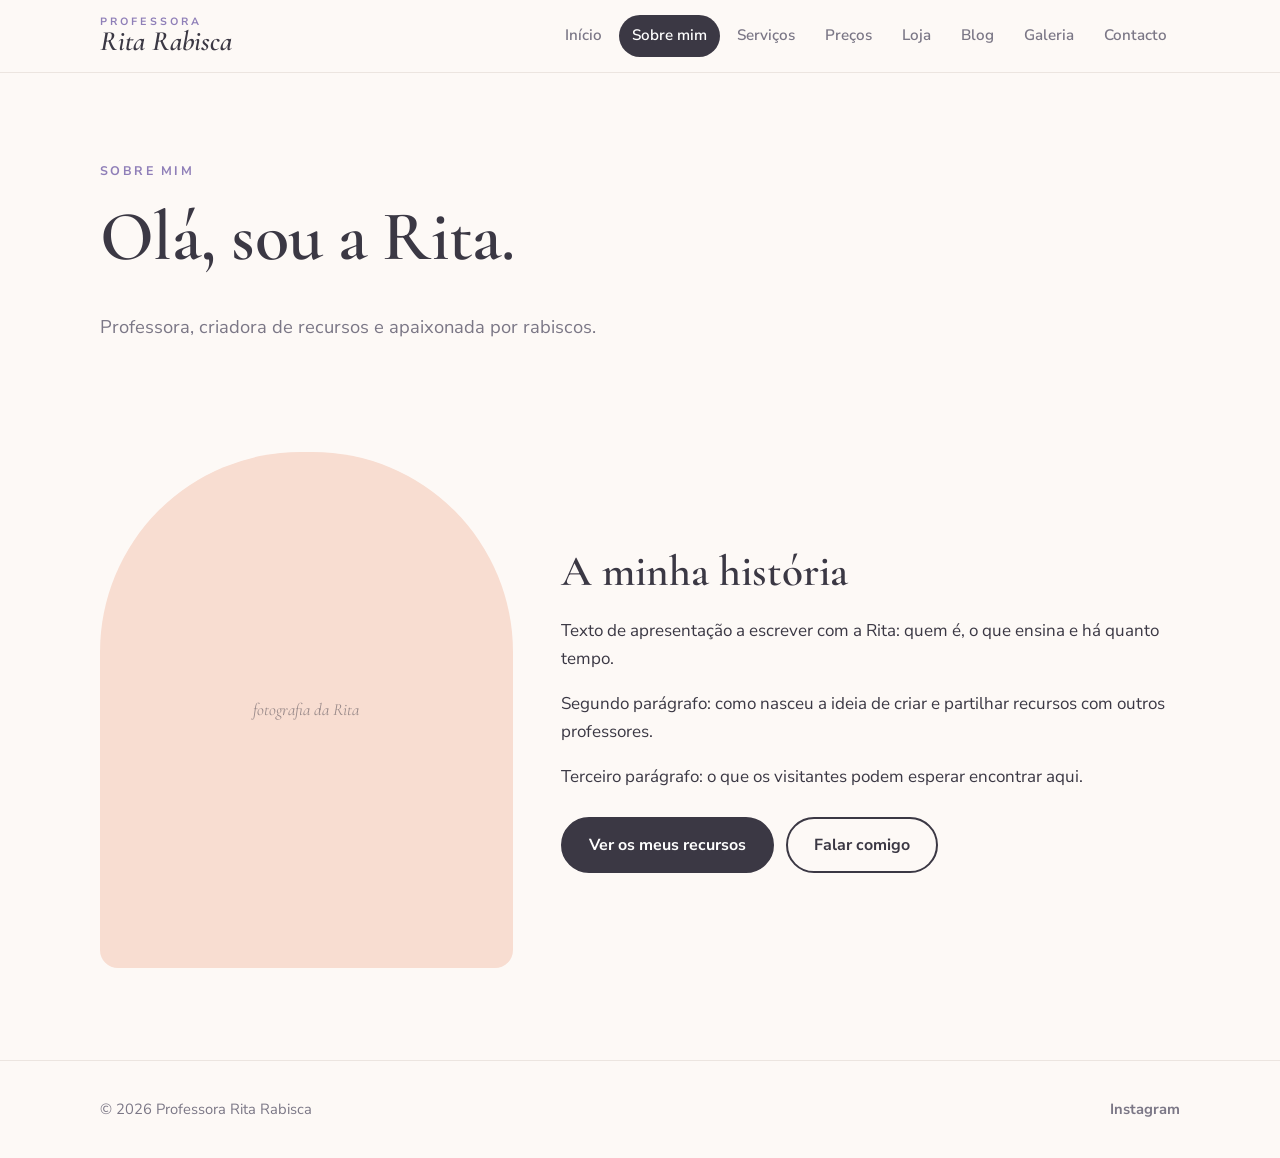
<file: sobre.html>
<!doctype html>
<html lang="pt-PT">
<head>
<meta charset="utf-8">
<meta name="robots" content="noindex">
<!-- em desenvolvimento: conteúdo de exemplo; remover o noindex quando houver conteúdo real -->
<meta name="viewport" content="width=device-width, initial-scale=1">
<title>Sobre mim · Professora Rita Rabisca</title>
<meta name="description" content="Quem é a Professora Rita Rabisca.">
<link rel="preconnect" href="https://fonts.googleapis.com">
<link rel="preconnect" href="https://fonts.gstatic.com" crossorigin>
<link href="https://fonts.googleapis.com/css2?family=Cormorant+Garamond:ital,wght@0,500;0,600;1,500;1,600&family=Nunito+Sans:wght@400;600;700&display=swap" rel="stylesheet">
<link rel="stylesheet" href="style.css">
</head>
<body>
<header class="site-header">
  <div class="wrap">
    <a class="brand" href="index.html"><small>Professora</small><span>Rita Rabisca</span></a>
    <input type="checkbox" id="nav-toggle" class="nav-toggle" hidden>
    <label for="nav-toggle" class="nav-toggle-label">Menu</label>
    <nav class="nav" aria-label="Principal">
      <a href="index.html">Início</a>
      <a href="sobre.html" aria-current="page">Sobre mim</a>
      <a href="servicos.html">Serviços</a>
      <a href="precos.html">Preços</a>
      <a href="loja.html">Loja</a>
      <a href="blog.html">Blog</a>
      <a href="galeria.html">Galeria</a>
      <a href="contacto.html">Contacto</a>
    </nav>
  </div>
</header>
<main>
<div class="page-head"><div class="wrap">
  <div class="eyebrow">Sobre mim</div>
  <h1>Olá, sou a Rita.</h1>
  <p>Professora, criadora de recursos e apaixonada por rabiscos.</p>
</div></div>
<section><div class="wrap about">
  <div class="portrait">fotografia da Rita</div>
  <div>
    <h2>A minha história</h2>
    <p>Texto de apresentação a escrever com a Rita: quem é, o que ensina e há quanto tempo.</p>
    <p>Segundo parágrafo: como nasceu a ideia de criar e partilhar recursos com outros professores.</p>
    <p>Terceiro parágrafo: o que os visitantes podem esperar encontrar aqui.</p>
    <div class="btn-row"><a class="btn" href="loja.html">Ver os meus recursos</a><a class="btn ghost" href="contacto.html">Falar comigo</a></div>
  </div>
</div></section>
</main>
<footer class="site-footer">
  <div class="wrap">
    <span>© 2026 Professora Rita Rabisca</span>
    <span><a href="https://www.instagram.com/rita.rabisca/" target="_blank" rel="noopener">Instagram</a></span>
  </div>
</footer>
</body>
</html>
</file>
<file: style.css>
:root {
  --bg: #fdf9f6;
  --surface: #ffffff;
  --ink: #3b3844;
  --muted: #7b7786;
  --line: #ece5e0;
  --lilac: #d9cfee;
  --lilac-deep: #8f7fb8;
  --peach: #f8ddd1;
  --mint: #d5eadf;
  --sky: #d6e6f3;
  --butter: #f9eecb;
  --radius: 18px;
  --serif: "Cormorant Garamond", Georgia, "Times New Roman", serif;
  --sans: "Nunito Sans", "Segoe UI", system-ui, sans-serif;
}

* { box-sizing: border-box; }
html { scroll-behavior: smooth; }
body {
  margin: 0;
  background: var(--bg);
  color: var(--ink);
  font-family: var(--sans);
  font-size: 17px;
  line-height: 1.65;
}
img { max-width: 100%; display: block; }
a { color: inherit; }
h1, h2, h3 { font-family: var(--serif); font-weight: 600; line-height: 1.12; margin: 0 0 .5em; text-wrap: balance; }
h1 { font-size: clamp(2.5rem, 6vw, 4.4rem); letter-spacing: -.01em; }
h2 { font-size: clamp(1.9rem, 3.6vw, 2.7rem); }
h3 { font-size: 1.45rem; }
p { margin: 0 0 1em; }
.wrap { width: min(1080px, 100% - 40px); margin-inline: auto; }
.muted { color: var(--muted); }
.eyebrow { font-size: .78rem; letter-spacing: .2em; text-transform: uppercase; color: var(--lilac-deep); font-weight: 700; margin-bottom: 1rem; }

/* Cabeçalho */
.site-header { position: sticky; top: 0; z-index: 10; background: rgba(253, 249, 246, .92); backdrop-filter: blur(8px); border-bottom: 1px solid var(--line); }
.site-header .wrap { display: flex; align-items: center; justify-content: space-between; gap: 20px; min-height: 72px; flex-wrap: wrap; }
.brand { text-decoration: none; display: flex; flex-direction: column; line-height: 1; padding: 10px 0; }
.brand small { font-size: .66rem; letter-spacing: .28em; text-transform: uppercase; color: var(--lilac-deep); font-weight: 700; }
.brand span { font-family: var(--serif); font-size: 1.75rem; font-weight: 600; font-style: italic; }
.nav { display: flex; gap: 4px; flex-wrap: wrap; }
.nav a { text-decoration: none; padding: 8px 13px; border-radius: 999px; font-size: .95rem; font-weight: 600; color: var(--muted); transition: background .2s, color .2s; }
.nav a:hover { background: var(--lilac); color: var(--ink); }
.nav a[aria-current="page"] { background: var(--ink); color: #fff; }
.nav-toggle, .nav-toggle-label { display: none; }

/* Botões */
.btn { display: inline-block; text-decoration: none; font-weight: 700; padding: 13px 26px; border-radius: 999px; background: var(--ink); color: #fff; border: 2px solid var(--ink); transition: transform .15s, background .2s, color .2s; cursor: pointer; font-family: inherit; font-size: 1rem; }
.btn:hover { transform: translateY(-2px); }
.btn.ghost { background: transparent; color: var(--ink); }
.btn.ghost:hover { background: var(--ink); color: #fff; }
.btn.small { padding: 9px 18px; font-size: .9rem; }
.btn-row { display: flex; gap: 12px; flex-wrap: wrap; margin-top: 1.6rem; }

/* Hero */
.hero { position: relative; overflow: hidden; padding: clamp(60px, 10vw, 120px) 0; }
.hero .wrap { position: relative; z-index: 1; display: grid; grid-template-columns: 1.15fr .85fr; gap: 48px; align-items: center; }
.hero p.lead { font-size: 1.2rem; color: var(--muted); max-width: 34em; }
.hero h1 em { font-style: italic; color: var(--lilac-deep); }
.blob { position: absolute; border-radius: 50%; filter: blur(2px); opacity: .8; z-index: 0; }
.blob.a { width: 420px; height: 420px; background: var(--peach); top: -140px; right: -100px; }
.blob.b { width: 300px; height: 300px; background: var(--mint); bottom: -140px; left: -90px; }
.hero-art { position: relative; aspect-ratio: 4 / 5; }
.hero-art .card { position: absolute; border-radius: var(--radius); box-shadow: 0 18px 40px rgba(59, 56, 68, .09); }
.hero-art .c1 { inset: 0 18% 22% 0; background: var(--lilac); }
.hero-art .c2 { inset: 30% 0 0 30%; background: var(--surface); border: 1px solid var(--line); display: grid; place-items: center; text-align: center; padding: 24px; font-family: var(--serif); font-style: italic; font-size: 1.5rem; color: var(--muted); }
.hero-art .c3 { width: 34%; aspect-ratio: 1; right: 6%; top: 4%; background: var(--butter); border-radius: 50%; }

/* Secções */
section { padding: clamp(52px, 8vw, 92px) 0; }
section.tint { background: #f8f2ee; }
.section-head { max-width: 640px; margin-bottom: 2.4rem; }
.page-head { padding: clamp(52px, 8vw, 88px) 0 0; }
.page-head p { font-size: 1.15rem; color: var(--muted); max-width: 38em; }

.grid { display: grid; gap: 24px; }
.grid.c3 { grid-template-columns: repeat(3, 1fr); }
.grid.c2 { grid-template-columns: repeat(2, 1fr); }

.card { background: var(--surface); border: 1px solid var(--line); border-radius: var(--radius); padding: 28px; }
.card h3 { margin-bottom: .35em; }
.card p:last-child { margin-bottom: 0; }
.icon { width: 52px; height: 52px; border-radius: 16px; margin-bottom: 18px; }
.lilac { background: var(--lilac); } .peach { background: var(--peach); } .mint { background: var(--mint); }
.sky { background: var(--sky); } .butter { background: var(--butter); }
.link { font-weight: 700; text-decoration: none; border-bottom: 2px solid var(--lilac); padding-bottom: 2px; }
.link:hover { border-color: var(--lilac-deep); }

/* Produtos e artigos */
.product, .post { padding: 0; overflow: hidden; display: flex; flex-direction: column; }
.thumb { aspect-ratio: 4 / 3; display: grid; place-items: center; font-family: var(--serif); font-style: italic; font-size: 1.15rem; color: rgba(59, 56, 68, .5); }
.product .body, .post .body { padding: 22px 24px 24px; display: flex; flex-direction: column; gap: 8px; flex: 1; }
.thumb-img { display: block; width: 100%; height: auto; aspect-ratio: 1 / 1; object-fit: cover; object-position: top; border-bottom: 1px solid var(--line); }
.post .shot { display: block; width: 100%; height: auto; border-bottom: 1px solid var(--line); }
.post .btn-row { margin-top: auto; padding-top: 10px; }
.tag { align-self: flex-start; font-size: .72rem; letter-spacing: .12em; text-transform: uppercase; font-weight: 700; padding: 4px 11px; border-radius: 999px; background: var(--bg); border: 1px solid var(--line); color: var(--muted); }
.product h3, .post h3 { margin: 4px 0 0; }
.product .foot { display: flex; justify-content: space-between; align-items: center; margin-top: auto; padding-top: 14px; }
.product .foot { flex-wrap: wrap; gap: 10px; }
.product .foot .btn-row { margin-top: 0; gap: 8px; }
.price { font-family: var(--serif); font-size: 1.6rem; font-weight: 600; }
.post time { font-size: .85rem; color: var(--muted); }

/* Preços */
.plan { text-align: center; }
.plan .price { font-size: 2.6rem; display: block; margin: .2em 0 .4em; }
.plan ul { list-style: none; padding: 0; margin: 0 0 1.6em; color: var(--muted); }
.plan li { padding: 9px 0; border-bottom: 1px solid var(--line); }
.plan.featured { background: var(--lilac); border-color: transparent; }
.plan.featured ul, .plan.featured li { color: var(--ink); border-color: rgba(59, 56, 68, .14); }

/* Sobre */
.about { display: grid; grid-template-columns: .8fr 1.2fr; gap: 48px; align-items: center; }
.portrait { aspect-ratio: 4 / 5; border-radius: 200px 200px var(--radius) var(--radius); background: var(--peach); display: grid; place-items: center; font-family: var(--serif); font-style: italic; color: rgba(59, 56, 68, .5); }

/* Galeria */
.gallery { display: grid; grid-template-columns: repeat(4, 1fr); grid-auto-rows: 190px; gap: 16px; }
.gallery div { border-radius: var(--radius); }
.gallery .tall { grid-row: span 2; }
.gallery .wide { grid-column: span 2; }

/* Faixa de chamada */
.cta { background: var(--ink); color: #fff; border-radius: 28px; padding: clamp(36px, 6vw, 64px); text-align: center; }
.cta p { color: rgba(255, 255, 255, .75); max-width: 34em; margin-inline: auto; }
.cta .btn { background: #fff; color: var(--ink); border-color: #fff; }

.note { background: var(--butter); border-radius: var(--radius); padding: 16px 20px; font-size: .95rem; margin-top: 2rem; }

/* Rodapé */
.site-footer { border-top: 1px solid var(--line); padding: 36px 0; color: var(--muted); font-size: .92rem; }
.site-footer .wrap { display: flex; justify-content: space-between; gap: 16px; flex-wrap: wrap; }
.site-footer a { text-decoration: none; font-weight: 700; }

@media (max-width: 860px) {
  .hero .wrap, .about { grid-template-columns: 1fr; }
  .hero-art { max-width: 380px; }
  .portrait { max-width: 340px; }
  .grid.c3, .grid.c2 { grid-template-columns: 1fr; }
  .gallery { grid-template-columns: repeat(2, 1fr); grid-auto-rows: 150px; }
  .nav-toggle-label { display: block; cursor: pointer; font-weight: 700; padding: 8px 14px; border: 2px solid var(--ink); border-radius: 999px; font-size: .9rem; }
  .nav { display: none; width: 100%; flex-direction: column; padding-bottom: 14px; }
  .nav-toggle:checked ~ .nav { display: flex; }
}
@media (prefers-reduced-motion: reduce) { * { transition: none !important; scroll-behavior: auto !important; } }
</file>
